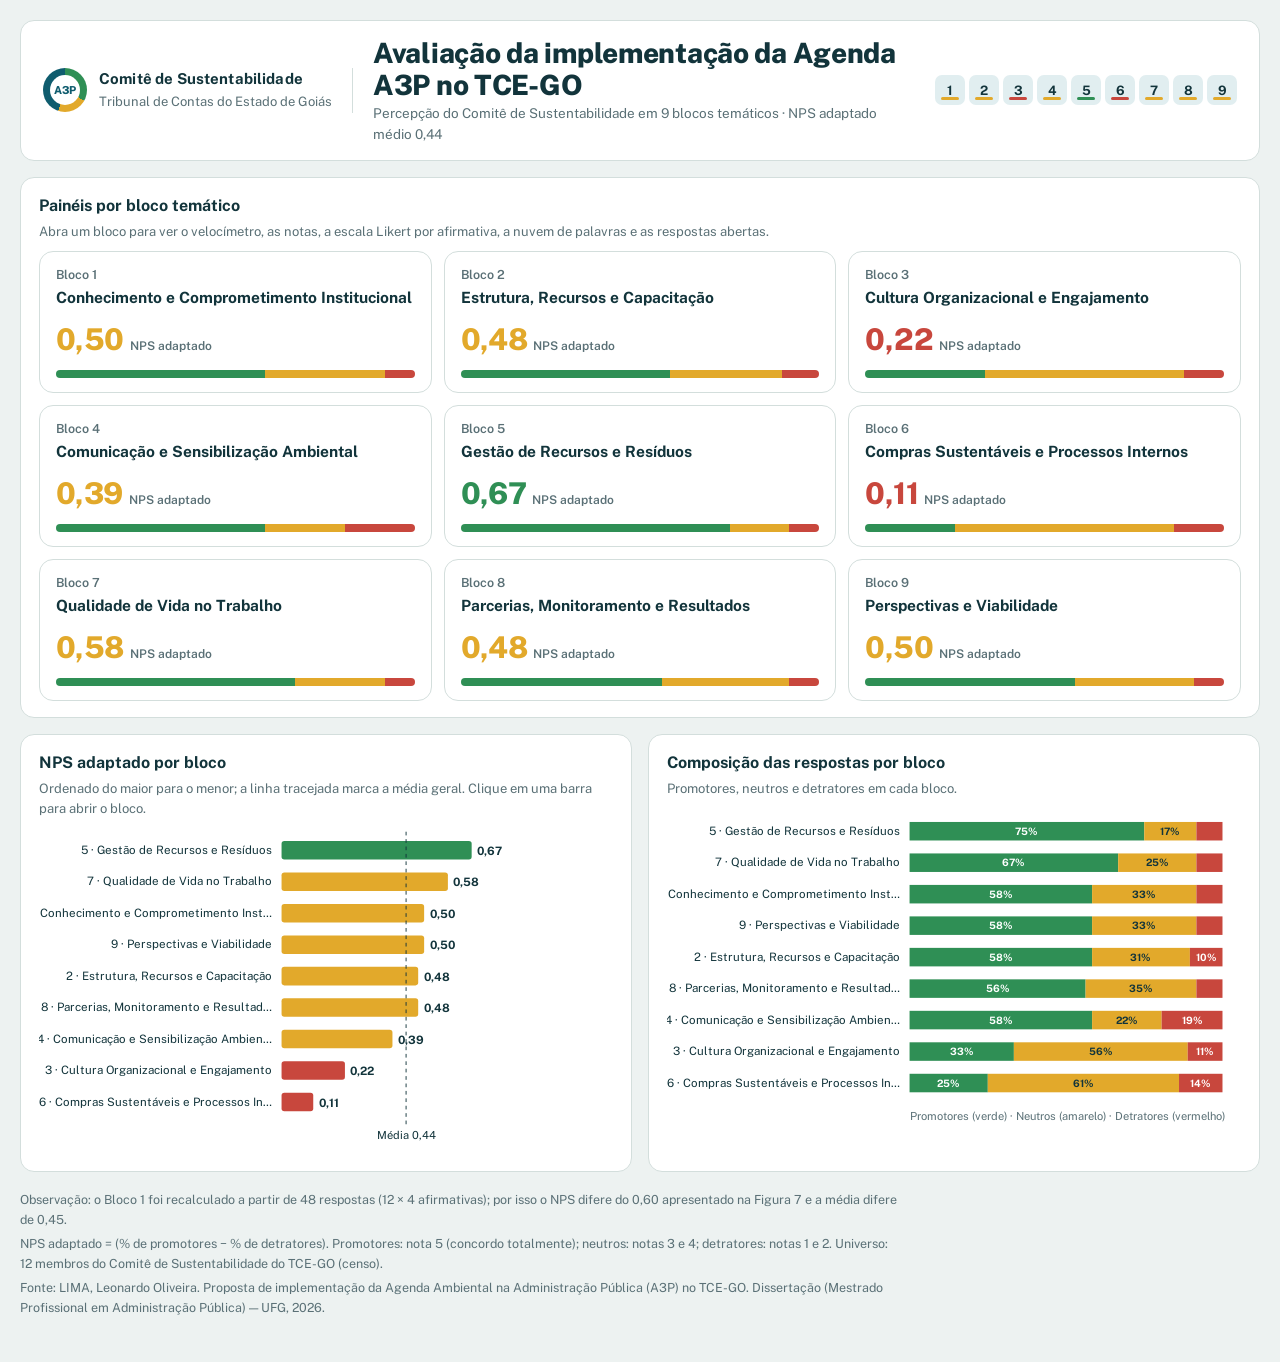
<file: index.html>
<!DOCTYPE html>
<html lang="pt-BR">
<head>
<meta charset="utf-8">
<meta name="viewport" content="width=device-width, initial-scale=1, viewport-fit=cover">
<title>Avaliação da implementação da A3P no TCE-GO — Painéis</title>
<link rel="icon" href="data:image/svg+xml,<svg xmlns=%22http://www.w3.org/2000/svg%22 viewBox=%220 0 100 100%22><text y=%22.9em%22 font-size=%2290%22>🌱</text></svg>">
<link rel="preconnect" href="https://fonts.googleapis.com">
<link rel="preconnect" href="https://fonts.gstatic.com" crossorigin>
<link href="https://fonts.googleapis.com/css2?family=Public+Sans:wght@400;500;600;700;800&display=swap" rel="stylesheet">
<link rel="stylesheet" href="assets/estilo.css">
</head>
<body>
<div class="pagina" id="app" data-bloco="0"></div>
<noscript><p style="padding:20px">Ative o JavaScript para ver o painel interativo.</p></noscript>
<script src="assets/dados.js"></script>
<script src="assets/painel.js"></script>
</body>
</html>
</file>
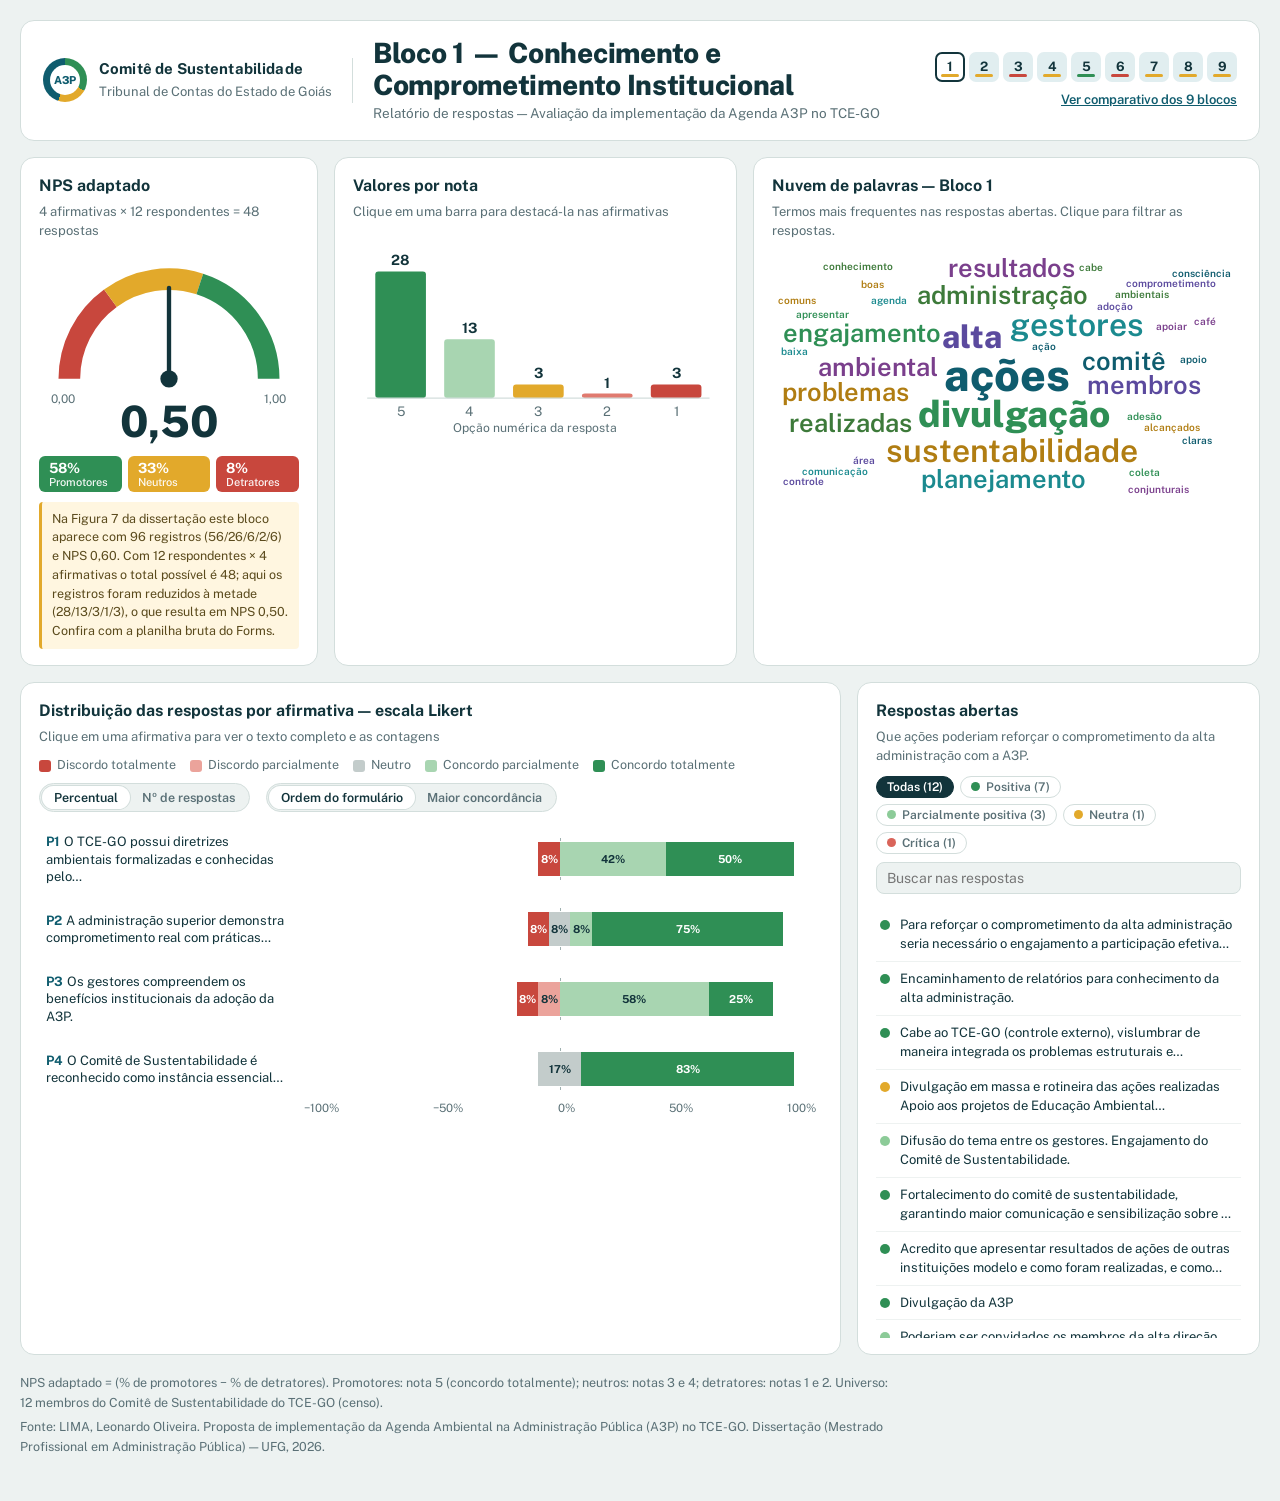
<file: bloco-1.html>
<!DOCTYPE html>
<html lang="pt-BR">
<head>
<meta charset="utf-8">
<meta name="viewport" content="width=device-width, initial-scale=1, viewport-fit=cover">
<title>Bloco 1 — Conhecimento e Comprometimento Institucional | A3P TCE-GO</title>
<link rel="icon" href="data:image/svg+xml,<svg xmlns=%22http://www.w3.org/2000/svg%22 viewBox=%220 0 100 100%22><text y=%22.9em%22 font-size=%2290%22>🌱</text></svg>">
<link rel="preconnect" href="https://fonts.googleapis.com">
<link rel="preconnect" href="https://fonts.gstatic.com" crossorigin>
<link href="https://fonts.googleapis.com/css2?family=Public+Sans:wght@400;500;600;700;800&display=swap" rel="stylesheet">
<link rel="stylesheet" href="assets/estilo.css">
</head>
<body>
<div class="pagina" id="app" data-bloco="1"></div>
<noscript><p style="padding:20px">Ative o JavaScript para ver o painel interativo.</p></noscript>
<script src="assets/dados.js"></script>
<script src="assets/painel.js"></script>
</body>
</html>
</file>
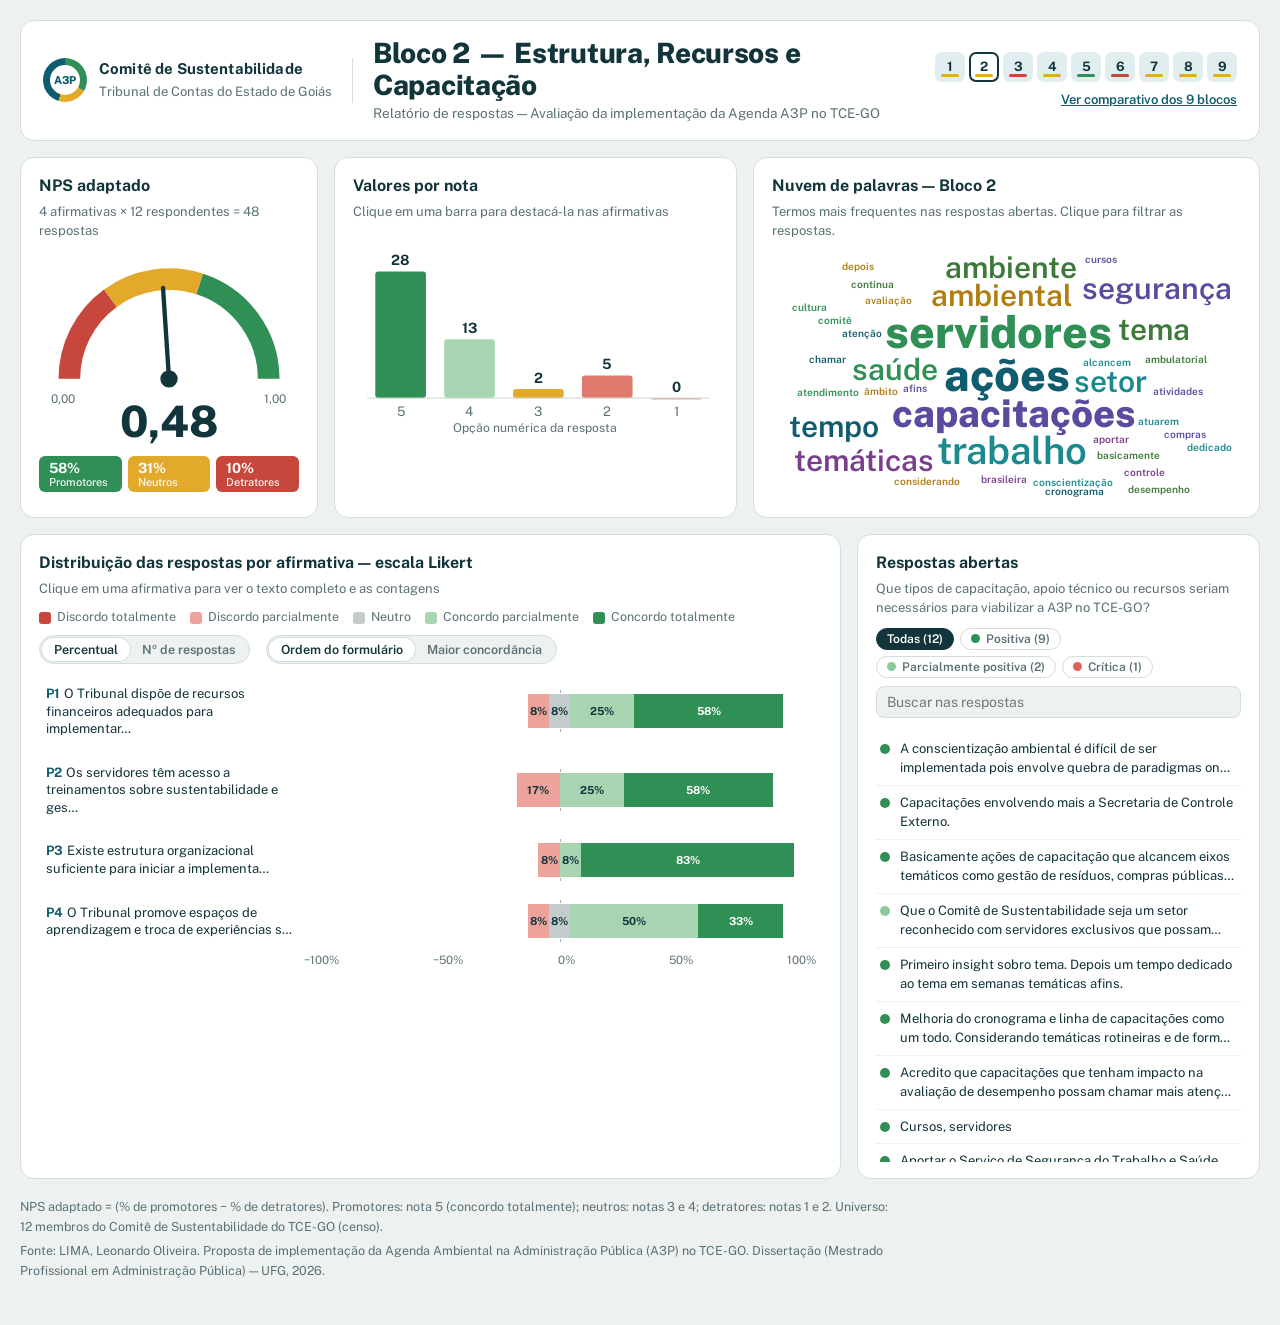
<file: bloco-2.html>
<!DOCTYPE html>
<html lang="pt-BR">
<head>
<meta charset="utf-8">
<meta name="viewport" content="width=device-width, initial-scale=1, viewport-fit=cover">
<title>Bloco 2 — Estrutura, Recursos e Capacitação | A3P TCE-GO</title>
<link rel="icon" href="data:image/svg+xml,<svg xmlns=%22http://www.w3.org/2000/svg%22 viewBox=%220 0 100 100%22><text y=%22.9em%22 font-size=%2290%22>🌱</text></svg>">
<link rel="preconnect" href="https://fonts.googleapis.com">
<link rel="preconnect" href="https://fonts.gstatic.com" crossorigin>
<link href="https://fonts.googleapis.com/css2?family=Public+Sans:wght@400;500;600;700;800&display=swap" rel="stylesheet">
<link rel="stylesheet" href="assets/estilo.css">
</head>
<body>
<div class="pagina" id="app" data-bloco="2"></div>
<noscript><p style="padding:20px">Ative o JavaScript para ver o painel interativo.</p></noscript>
<script src="assets/dados.js"></script>
<script src="assets/painel.js"></script>
</body>
</html>
</file>
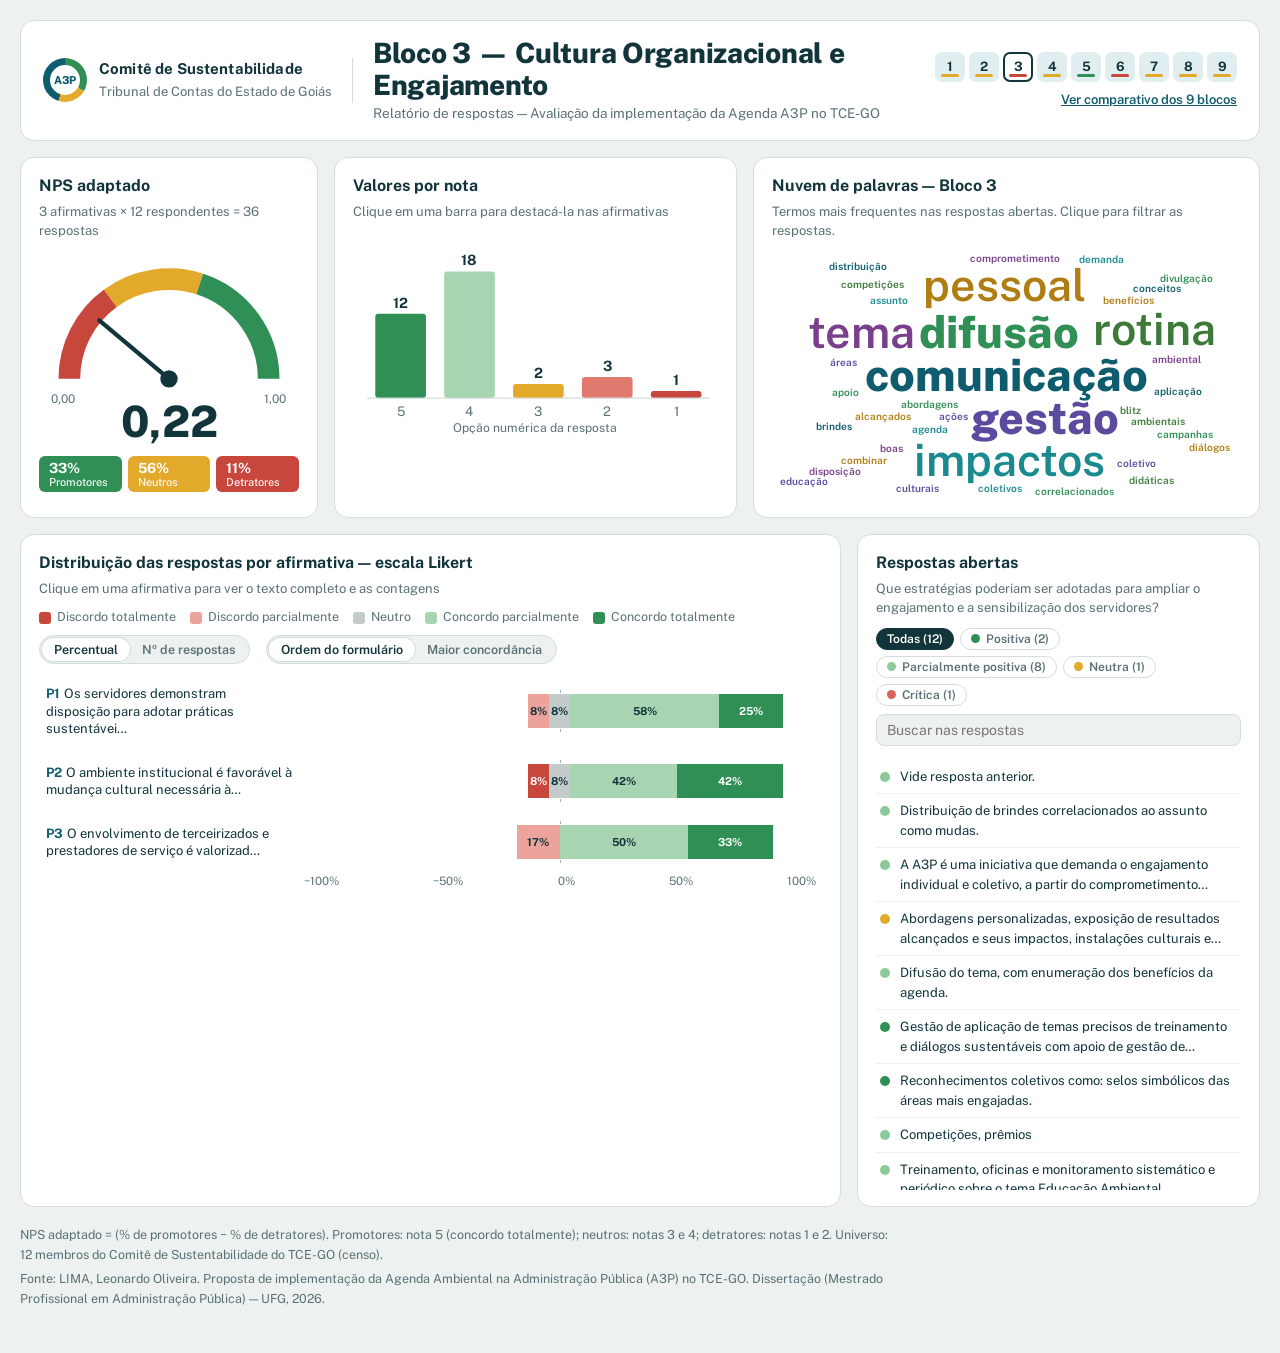
<file: bloco-3.html>
<!DOCTYPE html>
<html lang="pt-BR">
<head>
<meta charset="utf-8">
<meta name="viewport" content="width=device-width, initial-scale=1, viewport-fit=cover">
<title>Bloco 3 — Cultura Organizacional e Engajamento | A3P TCE-GO</title>
<link rel="icon" href="data:image/svg+xml,<svg xmlns=%22http://www.w3.org/2000/svg%22 viewBox=%220 0 100 100%22><text y=%22.9em%22 font-size=%2290%22>🌱</text></svg>">
<link rel="preconnect" href="https://fonts.googleapis.com">
<link rel="preconnect" href="https://fonts.gstatic.com" crossorigin>
<link href="https://fonts.googleapis.com/css2?family=Public+Sans:wght@400;500;600;700;800&display=swap" rel="stylesheet">
<link rel="stylesheet" href="assets/estilo.css">
</head>
<body>
<div class="pagina" id="app" data-bloco="3"></div>
<noscript><p style="padding:20px">Ative o JavaScript para ver o painel interativo.</p></noscript>
<script src="assets/dados.js"></script>
<script src="assets/painel.js"></script>
</body>
</html>
</file>
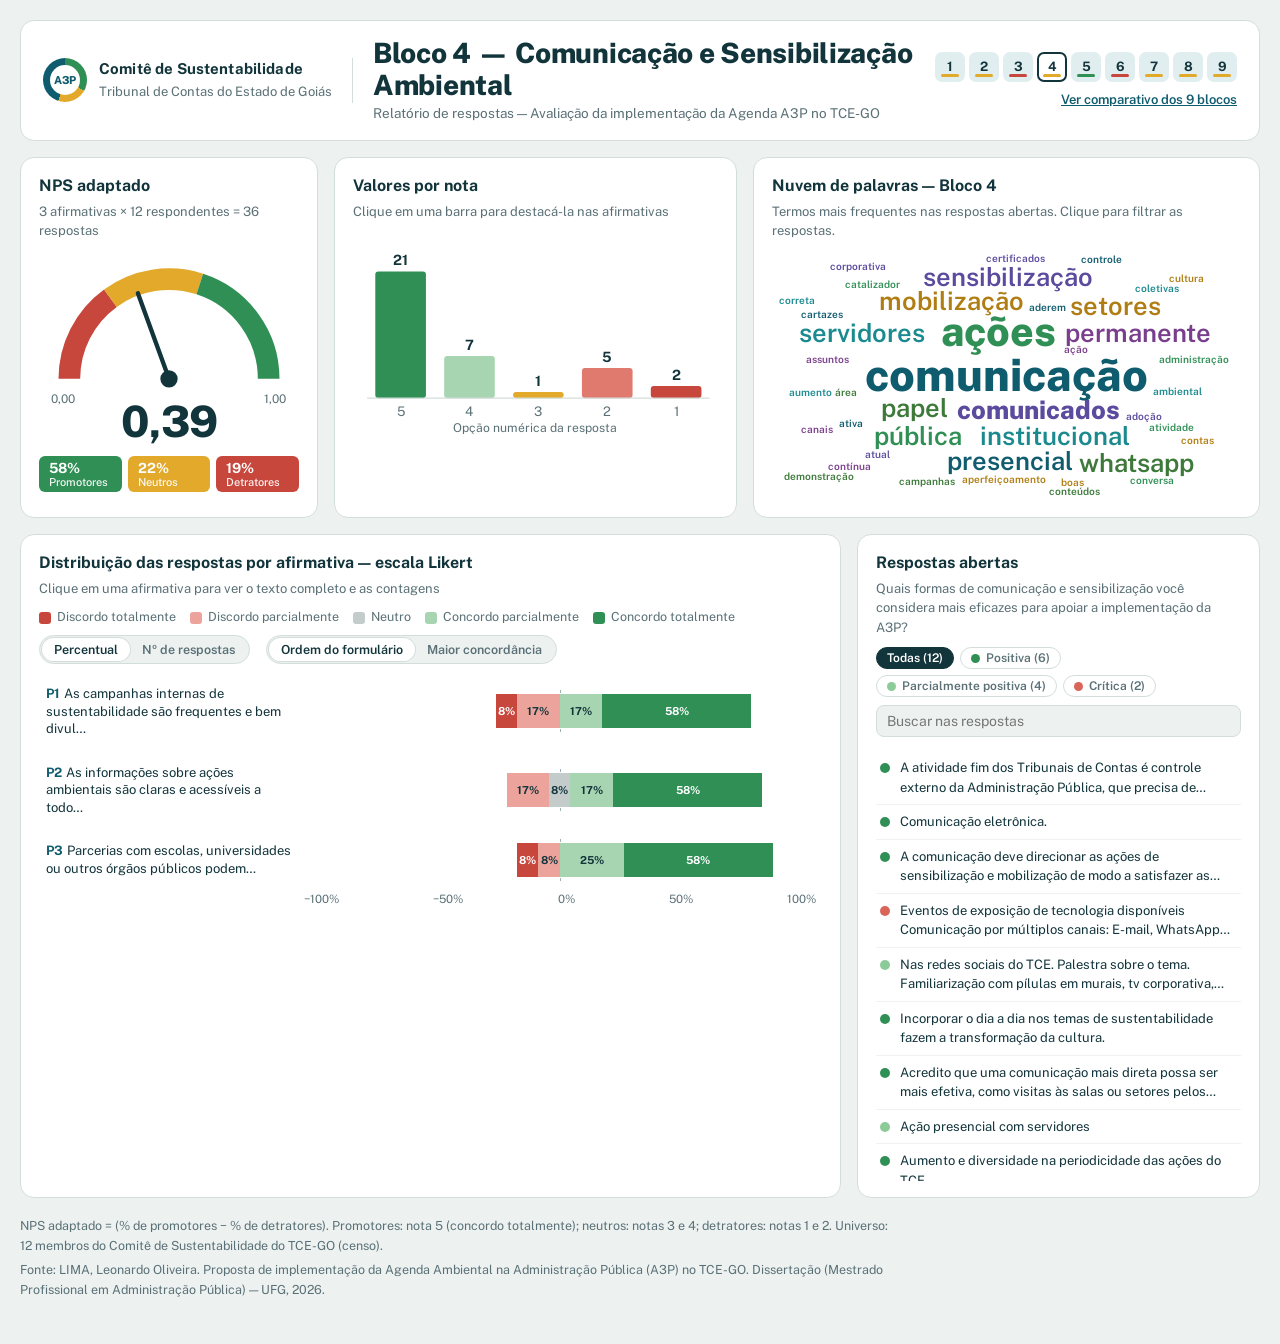
<file: bloco-4.html>
<!DOCTYPE html>
<html lang="pt-BR">
<head>
<meta charset="utf-8">
<meta name="viewport" content="width=device-width, initial-scale=1, viewport-fit=cover">
<title>Bloco 4 — Comunicação e Sensibilização Ambiental | A3P TCE-GO</title>
<link rel="icon" href="data:image/svg+xml,<svg xmlns=%22http://www.w3.org/2000/svg%22 viewBox=%220 0 100 100%22><text y=%22.9em%22 font-size=%2290%22>🌱</text></svg>">
<link rel="preconnect" href="https://fonts.googleapis.com">
<link rel="preconnect" href="https://fonts.gstatic.com" crossorigin>
<link href="https://fonts.googleapis.com/css2?family=Public+Sans:wght@400;500;600;700;800&display=swap" rel="stylesheet">
<link rel="stylesheet" href="assets/estilo.css">
</head>
<body>
<div class="pagina" id="app" data-bloco="4"></div>
<noscript><p style="padding:20px">Ative o JavaScript para ver o painel interativo.</p></noscript>
<script src="assets/dados.js"></script>
<script src="assets/painel.js"></script>
</body>
</html>
</file>
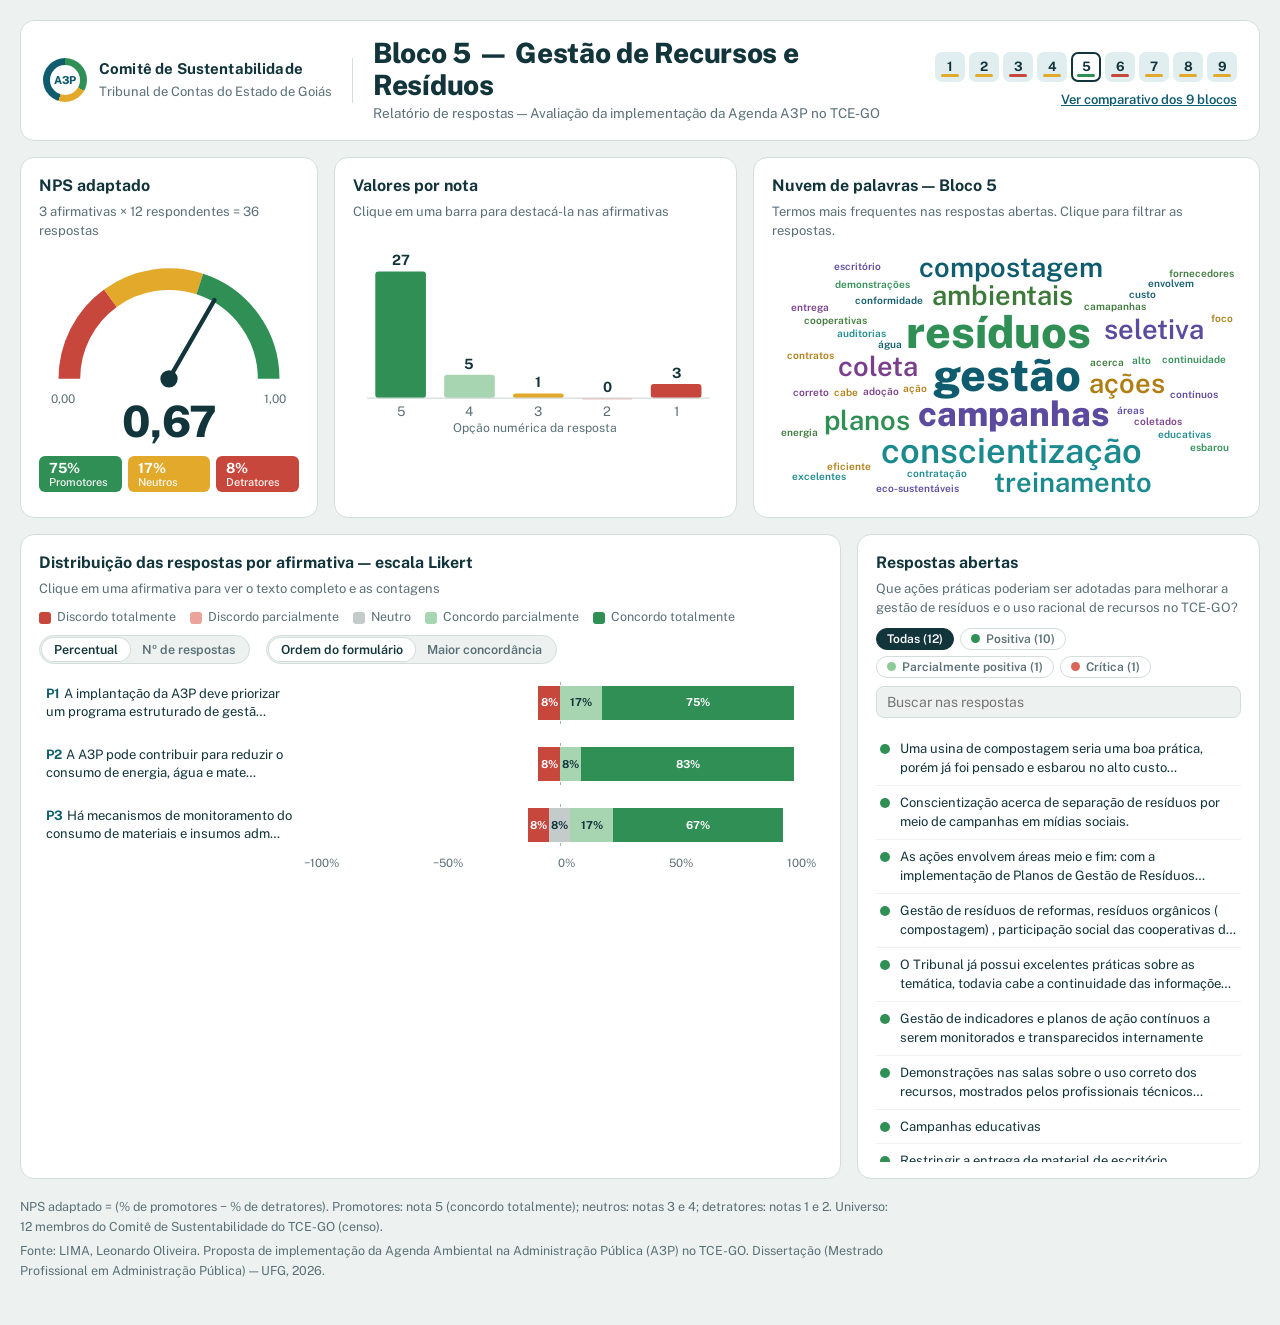
<file: bloco-5.html>
<!DOCTYPE html>
<html lang="pt-BR">
<head>
<meta charset="utf-8">
<meta name="viewport" content="width=device-width, initial-scale=1, viewport-fit=cover">
<title>Bloco 5 — Gestão de Recursos e Resíduos | A3P TCE-GO</title>
<link rel="icon" href="data:image/svg+xml,<svg xmlns=%22http://www.w3.org/2000/svg%22 viewBox=%220 0 100 100%22><text y=%22.9em%22 font-size=%2290%22>🌱</text></svg>">
<link rel="preconnect" href="https://fonts.googleapis.com">
<link rel="preconnect" href="https://fonts.gstatic.com" crossorigin>
<link href="https://fonts.googleapis.com/css2?family=Public+Sans:wght@400;500;600;700;800&display=swap" rel="stylesheet">
<link rel="stylesheet" href="assets/estilo.css">
</head>
<body>
<div class="pagina" id="app" data-bloco="5"></div>
<noscript><p style="padding:20px">Ative o JavaScript para ver o painel interativo.</p></noscript>
<script src="assets/dados.js"></script>
<script src="assets/painel.js"></script>
</body>
</html>
</file>
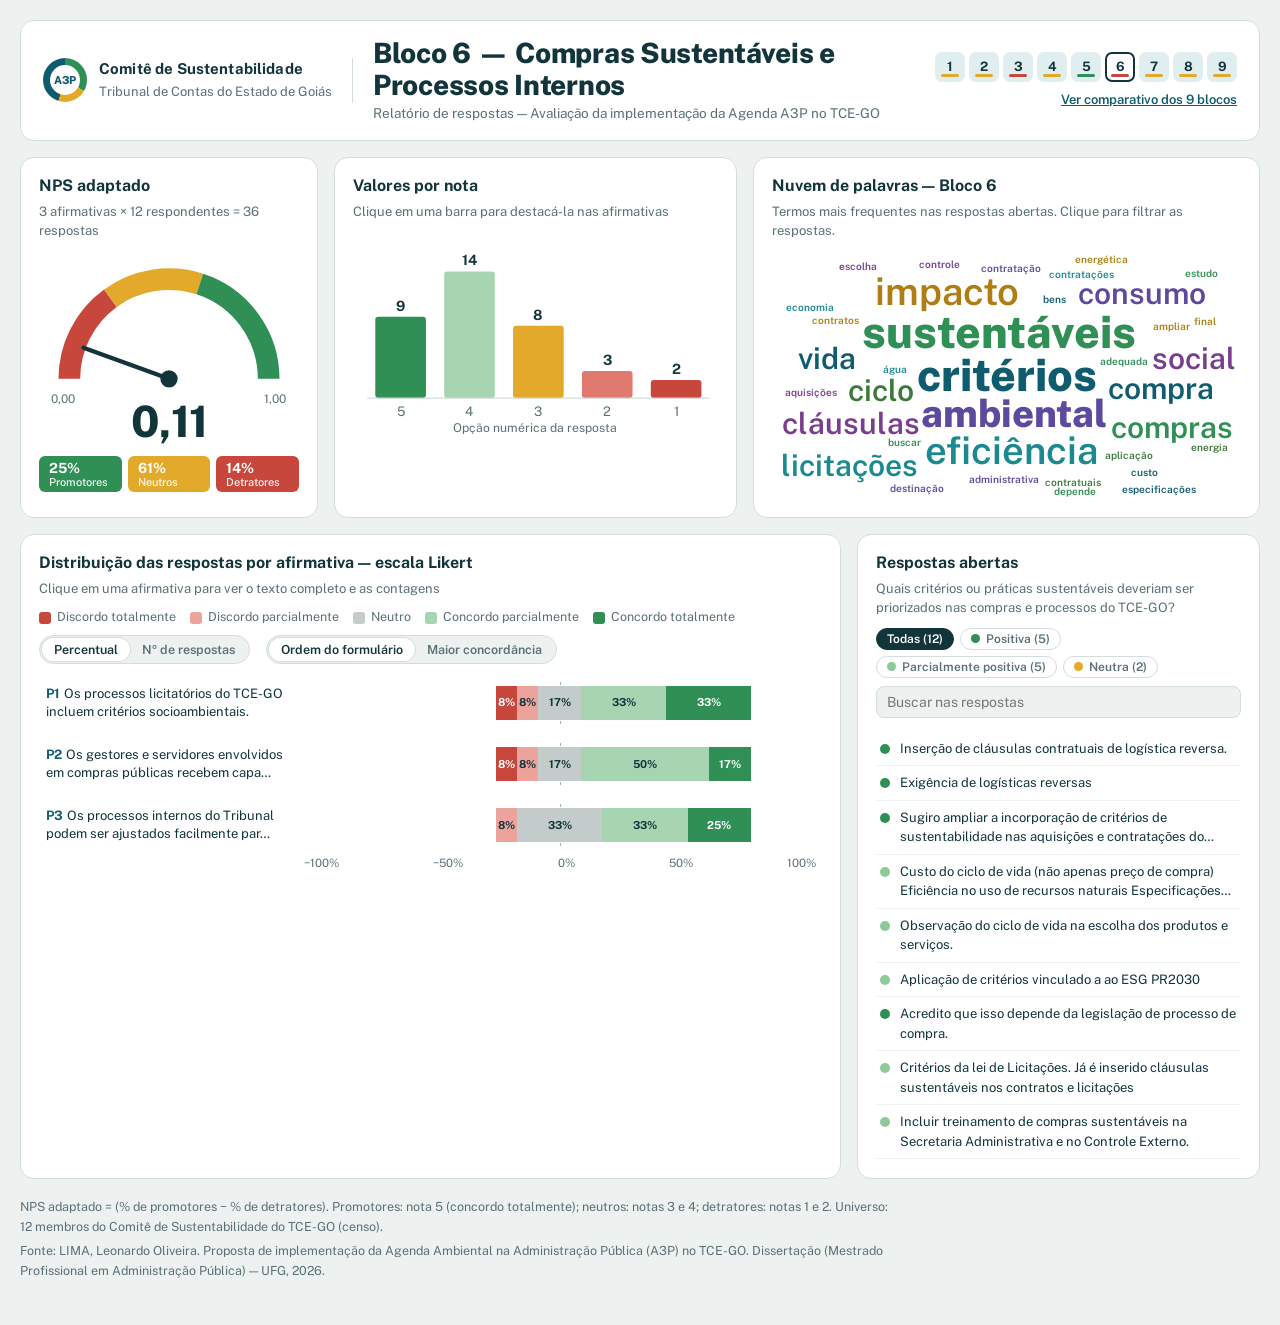
<file: bloco-6.html>
<!DOCTYPE html>
<html lang="pt-BR">
<head>
<meta charset="utf-8">
<meta name="viewport" content="width=device-width, initial-scale=1, viewport-fit=cover">
<title>Bloco 6 — Compras Sustentáveis e Processos Internos | A3P TCE-GO</title>
<link rel="icon" href="data:image/svg+xml,<svg xmlns=%22http://www.w3.org/2000/svg%22 viewBox=%220 0 100 100%22><text y=%22.9em%22 font-size=%2290%22>🌱</text></svg>">
<link rel="preconnect" href="https://fonts.googleapis.com">
<link rel="preconnect" href="https://fonts.gstatic.com" crossorigin>
<link href="https://fonts.googleapis.com/css2?family=Public+Sans:wght@400;500;600;700;800&display=swap" rel="stylesheet">
<link rel="stylesheet" href="assets/estilo.css">
</head>
<body>
<div class="pagina" id="app" data-bloco="6"></div>
<noscript><p style="padding:20px">Ative o JavaScript para ver o painel interativo.</p></noscript>
<script src="assets/dados.js"></script>
<script src="assets/painel.js"></script>
</body>
</html>
</file>
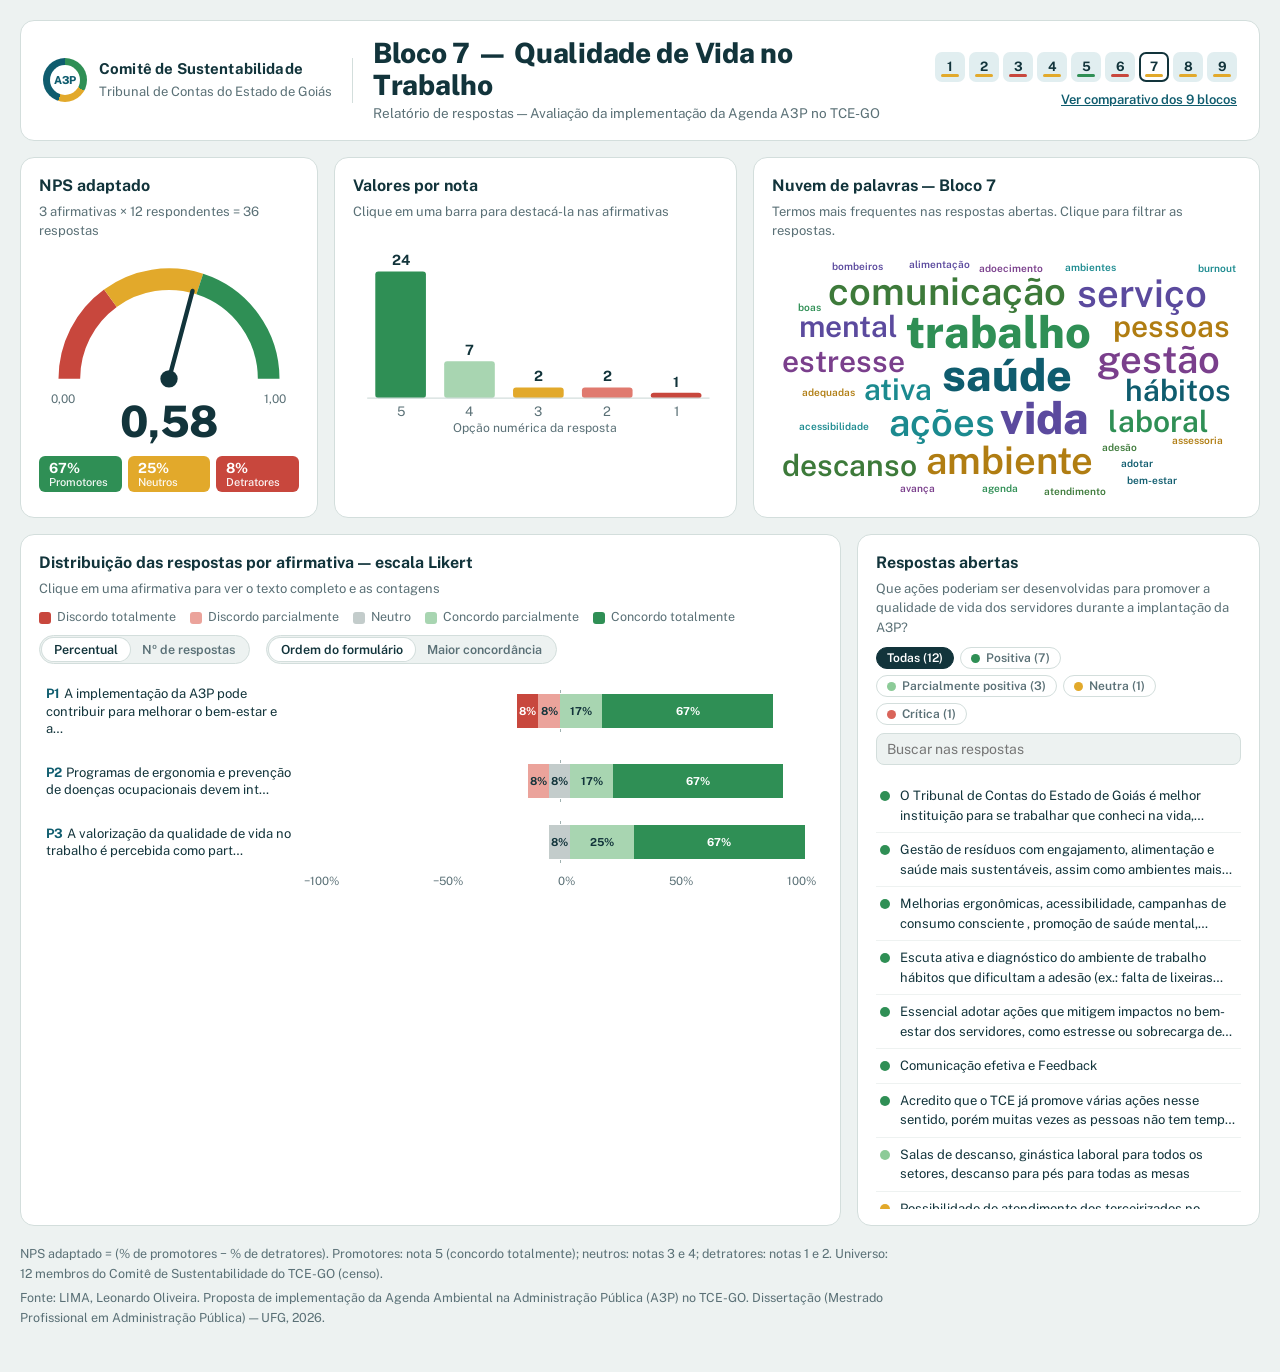
<file: bloco-7.html>
<!DOCTYPE html>
<html lang="pt-BR">
<head>
<meta charset="utf-8">
<meta name="viewport" content="width=device-width, initial-scale=1, viewport-fit=cover">
<title>Bloco 7 — Qualidade de Vida no Trabalho | A3P TCE-GO</title>
<link rel="icon" href="data:image/svg+xml,<svg xmlns=%22http://www.w3.org/2000/svg%22 viewBox=%220 0 100 100%22><text y=%22.9em%22 font-size=%2290%22>🌱</text></svg>">
<link rel="preconnect" href="https://fonts.googleapis.com">
<link rel="preconnect" href="https://fonts.gstatic.com" crossorigin>
<link href="https://fonts.googleapis.com/css2?family=Public+Sans:wght@400;500;600;700;800&display=swap" rel="stylesheet">
<link rel="stylesheet" href="assets/estilo.css">
</head>
<body>
<div class="pagina" id="app" data-bloco="7"></div>
<noscript><p style="padding:20px">Ative o JavaScript para ver o painel interativo.</p></noscript>
<script src="assets/dados.js"></script>
<script src="assets/painel.js"></script>
</body>
</html>
</file>
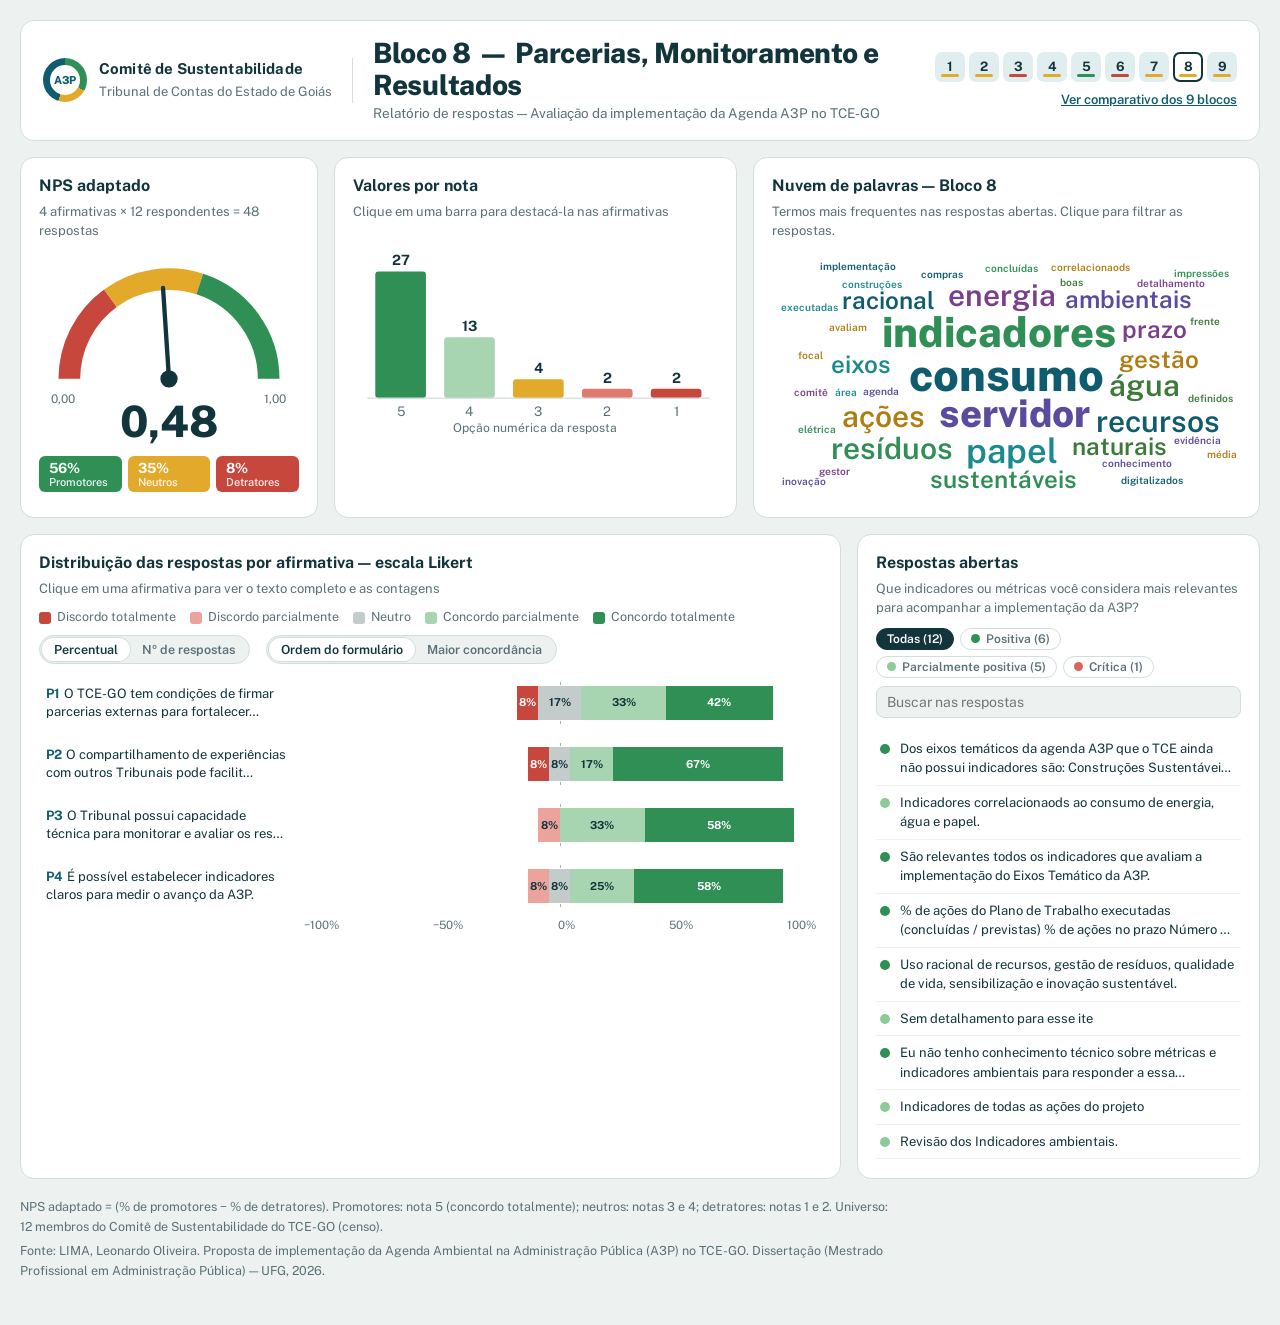
<file: bloco-8.html>
<!DOCTYPE html>
<html lang="pt-BR">
<head>
<meta charset="utf-8">
<meta name="viewport" content="width=device-width, initial-scale=1, viewport-fit=cover">
<title>Bloco 8 — Parcerias, Monitoramento e Resultados | A3P TCE-GO</title>
<link rel="icon" href="data:image/svg+xml,<svg xmlns=%22http://www.w3.org/2000/svg%22 viewBox=%220 0 100 100%22><text y=%22.9em%22 font-size=%2290%22>🌱</text></svg>">
<link rel="preconnect" href="https://fonts.googleapis.com">
<link rel="preconnect" href="https://fonts.gstatic.com" crossorigin>
<link href="https://fonts.googleapis.com/css2?family=Public+Sans:wght@400;500;600;700;800&display=swap" rel="stylesheet">
<link rel="stylesheet" href="assets/estilo.css">
</head>
<body>
<div class="pagina" id="app" data-bloco="8"></div>
<noscript><p style="padding:20px">Ative o JavaScript para ver o painel interativo.</p></noscript>
<script src="assets/dados.js"></script>
<script src="assets/painel.js"></script>
</body>
</html>
</file>
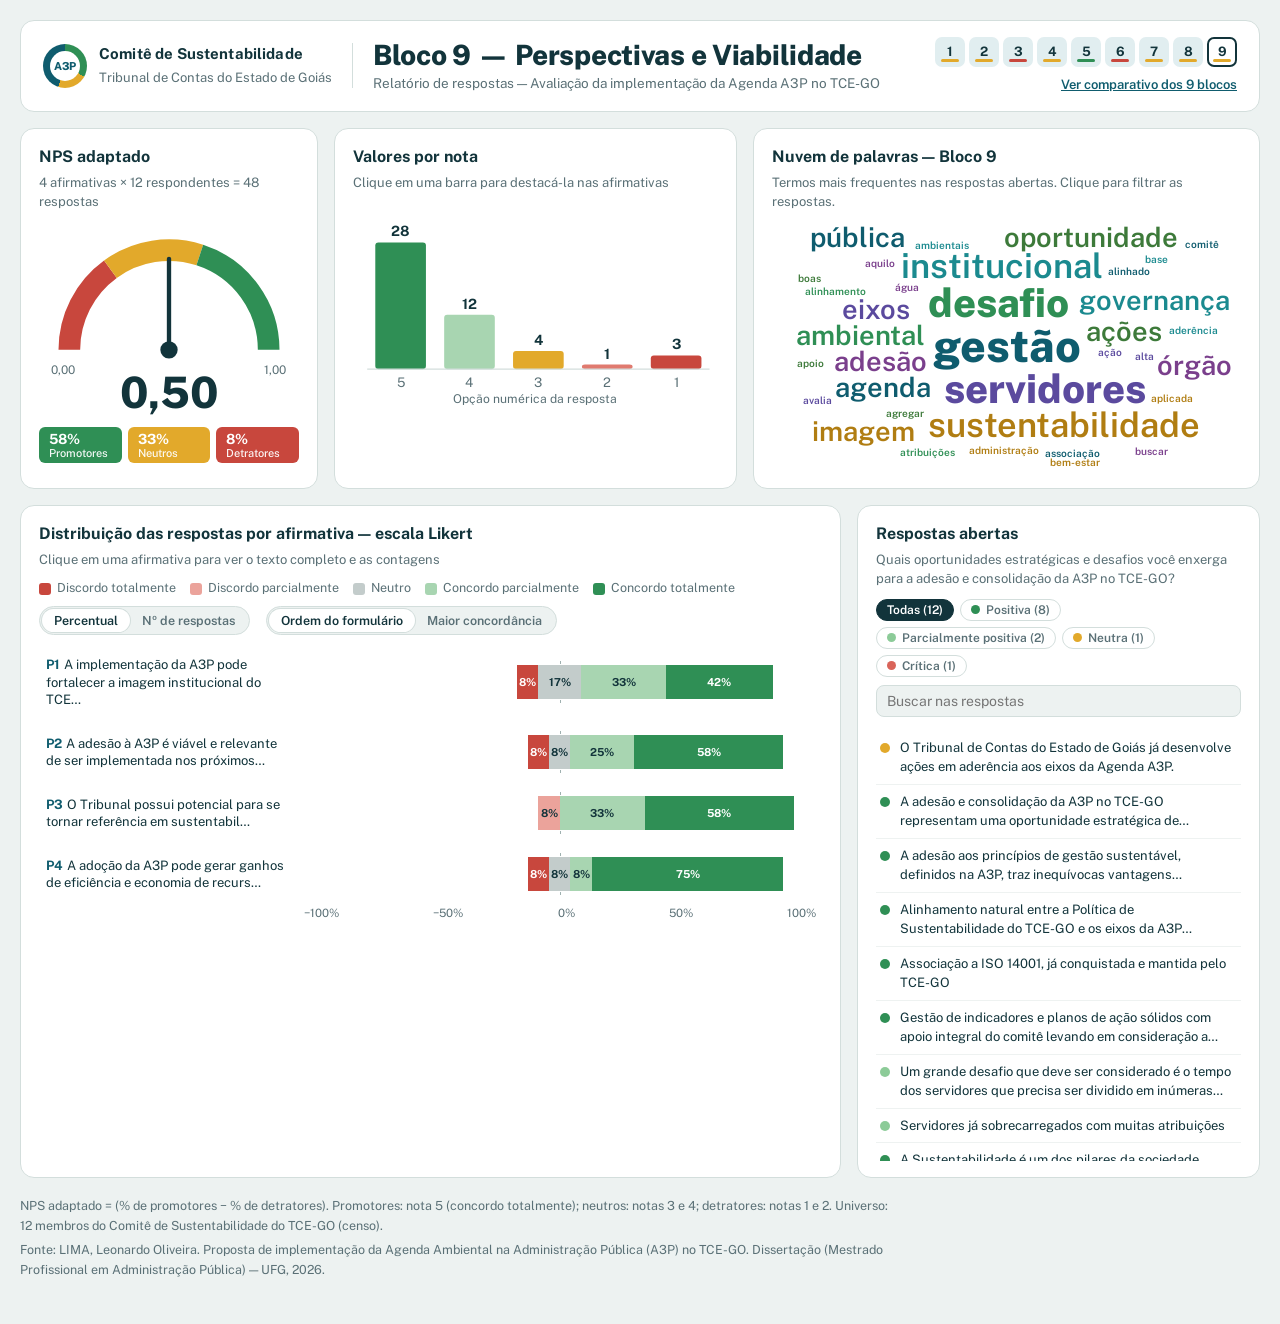
<file: bloco-9.html>
<!DOCTYPE html>
<html lang="pt-BR">
<head>
<meta charset="utf-8">
<meta name="viewport" content="width=device-width, initial-scale=1, viewport-fit=cover">
<title>Bloco 9 — Perspectivas e Viabilidade | A3P TCE-GO</title>
<link rel="icon" href="data:image/svg+xml,<svg xmlns=%22http://www.w3.org/2000/svg%22 viewBox=%220 0 100 100%22><text y=%22.9em%22 font-size=%2290%22>🌱</text></svg>">
<link rel="preconnect" href="https://fonts.googleapis.com">
<link rel="preconnect" href="https://fonts.gstatic.com" crossorigin>
<link href="https://fonts.googleapis.com/css2?family=Public+Sans:wght@400;500;600;700;800&display=swap" rel="stylesheet">
<link rel="stylesheet" href="assets/estilo.css">
</head>
<body>
<div class="pagina" id="app" data-bloco="9"></div>
<noscript><p style="padding:20px">Ative o JavaScript para ver o painel interativo.</p></noscript>
<script src="assets/dados.js"></script>
<script src="assets/painel.js"></script>
</body>
</html>
</file>
<file: assets/estilo.css>
:root{
  --fundo:#EDF2F1; --superficie:#FFFFFF; --tinta:#12343B; --tinta-suave:#5A7076;
  --linha:#D3DEDC; --marca:#0F5C6E; --marca-clara:#E1EEF0;
  --dt:#C8473D; --dp:#EBA39B; --ne:#C3CCCB; --cp:#A8D5B1; --ct:#2F8F55; --ambar:#E2A92B;
  --raio-g:14px; --raio-p:8px;
  --fonte:"Public Sans",system-ui,-apple-system,"Segoe UI",Roboto,Arial,sans-serif;
}
*{box-sizing:border-box}
html{scroll-padding-top:env(safe-area-inset-top,0px)}
body{margin:0;background:var(--fundo);color:var(--tinta);font-family:var(--fonte);font-size:15px;line-height:1.5;
  padding:env(safe-area-inset-top,0px) 0 env(safe-area-inset-bottom,0px)}
a{color:var(--marca)}
:focus-visible{outline:3px solid var(--marca);outline-offset:2px}
.pagina{max-width:1320px;margin:0 auto;padding:20px 20px 40px}

/* Cabeçalho */
.cabecalho{display:grid;grid-template-columns:auto 1fr auto;gap:20px;align-items:center;background:var(--superficie);
  border:1px solid var(--linha);border-radius:var(--raio-g);padding:16px 22px}
.selo{display:flex;align-items:center;gap:12px;padding-right:20px;border-right:1px solid var(--linha)}
.selo-marca{width:44px;height:44px;border-radius:50%;background:conic-gradient(var(--ct) 0 33%,var(--ambar) 0 55%,var(--marca) 0);
  display:grid;place-items:center}
.selo-marca span{width:30px;height:30px;border-radius:50%;background:var(--superficie);display:grid;place-items:center;
  font-weight:800;font-size:11px;color:var(--marca)}
.selo b{display:block;font-size:15px;letter-spacing:.01em}
.selo small{color:var(--tinta-suave);font-size:13px}
.titulo-bloco h1{margin:0;font-size:clamp(20px,2.4vw,28px);line-height:1.15;font-weight:800;letter-spacing:-.01em}
.titulo-bloco p{margin:2px 0 0;color:var(--tinta-suave);font-size:13.5px}
.navegacao{display:flex;flex-direction:column;align-items:flex-end;gap:8px}
.passos{display:flex;gap:4px}
.passo{width:30px;height:30px;border-radius:7px;display:grid;place-items:center;text-decoration:none;font-weight:700;font-size:13px;
  color:var(--tinta);background:var(--marca-clara);border:2px solid transparent;position:relative}
.passo i{position:absolute;left:4px;right:4px;bottom:3px;height:3px;border-radius:2px}
.passo[aria-current="page"]{border-color:var(--tinta);background:var(--superficie)}
.passo:hover{background:#d2e6e9}
.link-geral{font-size:13px;font-weight:600}

/* Grade */
.grade{display:grid;gap:16px;margin-top:16px;grid-template-columns:repeat(12,1fr)}
.painel{background:var(--superficie);border:1px solid var(--linha);border-radius:var(--raio-g);padding:16px 18px;min-width:0}
.painel h2{margin:0 0 4px;font-size:16px;font-weight:700}
.painel .sub{margin:0 0 10px;color:var(--tinta-suave);font-size:13px}
.p-nps{grid-column:span 3}.p-notas{grid-column:span 4}.p-nuvem{grid-column:span 5}
.p-likert{grid-column:span 8}.p-abertas{grid-column:span 4}
@media (max-width:1100px){.p-nps,.p-notas{grid-column:span 6}.p-nuvem,.p-likert,.p-abertas{grid-column:span 12}}
@media (max-width:700px){.cabecalho{grid-template-columns:1fr}.selo{border-right:0;padding-right:0}
  .navegacao{align-items:flex-start}.p-nps,.p-notas{grid-column:span 12}.passo{width:28px;height:28px}
  .likert-linha,.eixo-x{grid-template-columns:1fr;gap:6px}.eixo-x>span{display:none}}

/* NPS */
.nps-corpo{display:flex;flex-direction:column;align-items:center;gap:10px}
.nps-corpo svg{width:100%;max-width:280px}
.chips{display:flex;gap:6px;width:100%}
.chips .chip{flex:1}
.chip{border:0;border-radius:6px;padding:4px 10px;font:700 14px var(--fonte);color:#fff;cursor:default;text-align:left;min-width:64px}
.chip small{display:block;font-weight:500;font-size:11px;opacity:.95}
.nps-valor{font-size:40px;font-weight:800;letter-spacing:-.02em;fill:var(--tinta)}
.aviso{margin-top:10px;font-size:12.5px;background:#FFF6E0;border-left:3px solid var(--ambar);padding:8px 10px;border-radius:4px;color:#5a4a1c}

/* Barras de notas */
svg text{font-family:var(--fonte)}
.barra-nota{cursor:pointer;transition:opacity .15s}
.barra-nota.apagada{opacity:.25}

/* Nuvem */
.nuvem-palavra{cursor:pointer;transition:opacity .15s}
.nuvem-palavra:hover{opacity:.7}
.nuvem-palavra.ativa{text-decoration:underline}
.nuvem svg{width:100%;height:auto;display:block}

/* Likert */
.controles{display:flex;flex-wrap:wrap;gap:8px 16px;align-items:center;margin-bottom:8px}
.legenda{display:flex;flex-wrap:wrap;gap:6px 14px;font-size:12.5px;color:var(--tinta-suave)}
.legenda span{display:inline-flex;align-items:center;gap:6px}
.legenda i{width:12px;height:12px;border-radius:3px;display:inline-block}
.alternador{display:inline-flex;border:1px solid var(--linha);border-radius:999px;padding:2px;background:var(--fundo)}
.alternador button{border:0;background:transparent;border-radius:999px;padding:4px 12px;font:600 12.5px var(--fonte);color:var(--tinta-suave);cursor:pointer}
.alternador button[aria-pressed="true"]{background:var(--superficie);color:var(--tinta);box-shadow:0 0 0 1px var(--linha)}
.likert-linha{display:grid;grid-template-columns:minmax(150px,32%) 1fr;gap:12px;align-items:center;padding:12px 6px;border-radius:var(--raio-p);
  cursor:pointer;border:1px solid transparent}
.likert-linha:hover{background:#F4F8F7}
.likert-linha[aria-expanded="true"]{background:#F4F8F7;border-color:var(--linha)}
.likert-rotulo{font-size:13px;line-height:1.35}
.likert-rotulo b{color:var(--marca);font-weight:700;margin-right:4px}
.likert-trilho{position:relative;height:34px}
.likert-trilho .eixo{position:absolute;left:50%;top:-4px;bottom:-4px;border-left:1px dashed #9fb1b0}
.seg{position:absolute;top:0;height:100%;display:flex;align-items:center;justify-content:center;font-size:11px;font-weight:700;
  color:#fff;overflow:hidden;white-space:nowrap;transition:opacity .15s}
.seg.claro{color:var(--tinta)}
.seg.apagada{opacity:.18}
.likert-detalhe{grid-column:1/-1;font-size:13px;color:var(--tinta-suave);padding:4px 2px 2px}
.likert-detalhe .rolagem{overflow-x:auto}
.likert-detalhe table{border-collapse:collapse;margin-top:6px;font-size:12.5px}
.likert-detalhe td,.likert-detalhe th{padding:3px 10px 3px 0;text-align:left;font-variant-numeric:tabular-nums}
.likert-detalhe th{font-weight:600;color:var(--tinta)}
.eixo-x{display:grid;grid-template-columns:minmax(150px,32%) 1fr;gap:12px;padding:0 6px}
.eixo-x div{display:flex;justify-content:space-between;font-size:11.5px;color:var(--tinta-suave)}

/* Respostas abertas */
.filtros{display:flex;flex-wrap:wrap;gap:6px;margin-bottom:8px}
.filtro{border:1px solid var(--linha);background:var(--superficie);border-radius:999px;padding:3px 10px;font:600 12px var(--fonte);
  color:var(--tinta-suave);cursor:pointer;display:inline-flex;align-items:center;gap:6px}
.filtro[aria-pressed="true"]{background:var(--tinta);border-color:var(--tinta);color:#fff}
.filtro i{width:9px;height:9px;border-radius:50%;display:inline-block}
.busca{width:100%;border:1px solid var(--linha);border-radius:var(--raio-p);padding:7px 10px;font:14px var(--fonte);margin-bottom:8px;background:var(--fundo)}
.respostas{list-style:none;margin:0;padding:0;max-height:430px;overflow:auto}
.respostas li{display:grid;grid-template-columns:12px 1fr;gap:8px;padding:7px 4px;border-bottom:1px solid #EEF2F1;font-size:13px;cursor:pointer}
.respostas li .ponto{width:10px;height:10px;border-radius:50%;margin-top:5px}
.respostas li .txt{display:-webkit-box;-webkit-line-clamp:2;-webkit-box-orient:vertical;overflow:hidden}
.respostas li[aria-expanded="true"] .txt{display:block;white-space:pre-line}
.respostas mark{background:#FCE9A8;color:inherit;border-radius:2px;padding:0 1px}
.vazio{font-size:13px;color:var(--tinta-suave);padding:10px 4px}
.estado-filtro{font-size:12.5px;color:var(--tinta-suave);margin:-2px 0 8px}
.estado-filtro button{border:0;background:none;color:var(--marca);font:600 12.5px var(--fonte);cursor:pointer;text-decoration:underline;padding:0}

/* Tooltip */
.dica{position:fixed;pointer-events:none;background:var(--tinta);color:#fff;font-size:12.5px;padding:7px 10px;border-radius:6px;max-width:300px;
  z-index:50;opacity:0;transition:opacity .1s;line-height:1.4}
.dica.visivel{opacity:1}

/* Rodapé */
.rodape{margin-top:18px;font-size:12.5px;color:var(--tinta-suave);line-height:1.6}
.rodape p{margin:4px 0;max-width:110ch}

/* Visão geral */
.cartoes{display:grid;grid-template-columns:repeat(3,1fr);gap:12px}
@media (max-width:900px){.cartoes{grid-template-columns:repeat(2,1fr)}}
@media (max-width:560px){.cartoes{grid-template-columns:1fr}}
.cartao{display:block;text-decoration:none;color:var(--tinta);background:var(--superficie);border:1px solid var(--linha);border-radius:var(--raio-g);
  padding:14px 16px;position:relative;overflow:hidden}
.cartao:hover{border-color:var(--marca)}
.cartao .num{font-size:12.5px;color:var(--tinta-suave);font-weight:600}
.cartao h3{margin:2px 0 10px;font-size:15.5px;line-height:1.3}
.cartao .val{font-size:30px;font-weight:800;letter-spacing:-.02em}
.cartao .val small{font-size:12px;font-weight:600;color:var(--tinta-suave);margin-left:6px;letter-spacing:0}
.mini{display:flex;height:8px;border-radius:4px;overflow:hidden;margin-top:8px}
.p-comp{grid-column:span 6}
@media (max-width:1000px){.p-comp{grid-column:span 12}}
@media (prefers-reduced-motion:reduce){*{transition:none!important;animation:none!important}}
</file>
